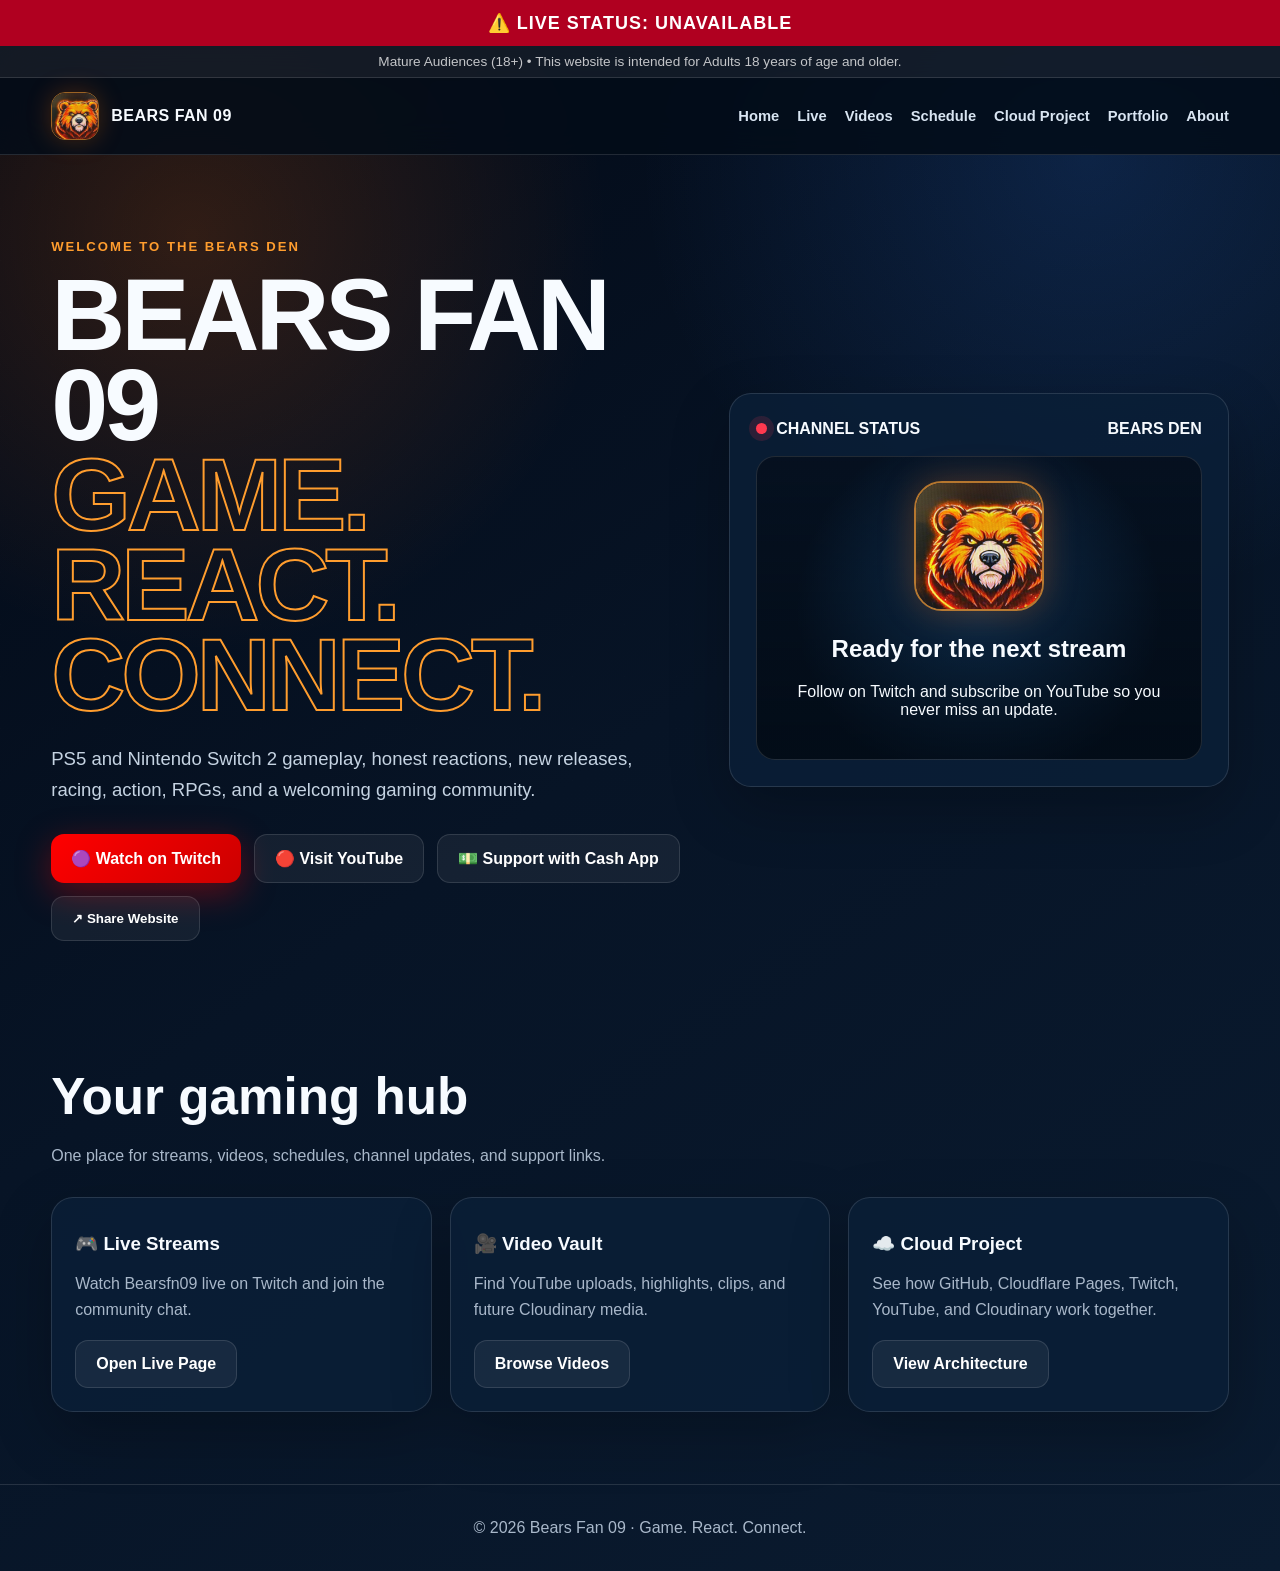
<file: index.html>
<!DOCTYPE html>
<html lang="en">

<head><!-- Google tag (gtag.js) -->
  <script async src="https://www.googletagmanager.com/gtag/js?id=G-92XPM9J1ZR"></script>
  <script>
    window.dataLayer = window.dataLayer || [];
    function gtag() { dataLayer.push(arguments); }
    gtag('js', new Date());

    gtag('config', 'G-92XPM9J1ZR');
  </script>
  <meta charset="UTF-8">
  <meta name="viewport" content="width=device-width, initial-scale=1.0">
  <meta name="description" content="Bears Fan 09 features live gaming streams, PS5 and Nintendo Switch 2 gameplay, gaming videos, schedules, and a friendly gaming community.">
  <meta property="og:title" content="Bears Fan 09 | Gaming, Streams & Community">
<meta property="og:description" content="Bears Fan 09 features live gaming streams, PlayStation 5 and Nintendo Switch 2 gameplay, gaming videos, schedules, and community content.">
<meta property="og:type" content="website">
<meta property="og:url" content="https://bearsfan09.com/">
<meta property="og:image" content="https://bearsfan09.com/assets/images/bearsfn09-logo.jpg">
<meta name="twitter:card" content="summary_large_image">
<meta name="twitter:title" content="Bears Fan 09 | Gaming, Streams & Community">
<meta name="twitter:description" content="Live gaming streams, PS5 & Nintendo Switch 2 gameplay, videos, schedules, and community content.">
<meta name="twitter:image" content="https://bearsfan09.com/assets/images/bearsfn09-logo.jpg">
  <meta name="theme-color" content="#071426">
  <link rel="icon" href="assets/images/favicon.png">
  <link rel="stylesheet" href="assets/css/styles.css">
  <script type="application/ld+json">
{
  "@context": "https://schema.org",
  "@type": "WebSite",
  "name": "Bears Fan 09",
  "url": "https://bearsfan09.com/",
  "description": "Gaming streams, PlayStation 5 and Nintendo Switch 2 gameplay, gaming videos, schedules, and community content.",
  "publisher": {
    "@type": "Organization",
    "name": "Bears Fan 09"
  }
}
</script>
  <title>Bears Fan 09 | Gaming, Streams & Community</title>
</head>

<body>
  <div class="ambient-grid" aria-hidden="true"></div>
  <div class="ember-field" aria-hidden="true"><span class="ember"></span><span class="ember"></span><span
      class="ember"></span><span class="ember"></span><span class="ember"></span><span class="ember"></span><span
      class="ember"></span></div>
      <div id="live-status-banner">
        <span id="live-status-text">🔴 LIVE STATUS: OFFLINE</span>
</div>
  <header>
    <div class="audience-notice">
    Mature Audiences (18+) • This website is intended for Adults 18 years of age and older.
</div>
    <div class="container nav"><a class="brand" href="index.html"><span class="logo"><img
            src="assets/images/bearsfn09-logo.jpg" alt="Bears Fan 09 logo"></span><span>BEARS FAN 09</span></a><button
        class="menu" onclick="toggleMenu()" aria-label="Open navigation">☰</button>
      <nav class="navlinks"><a href="index.html">Home</a><a href="live.html">Live</a><a href="videos.html">Videos</a><a
          href="schedule.html">Schedule</a><a href="cloud.html">Cloud Project</a><a
          href="portfolio.html">Portfolio</a><a href="about.html">About</a></nav>
    </div>
  </header>
  <main>
    <section class="hero">
      <div class="container hero-grid">
        <div>
          <div class="kicker">WELCOME TO THE BEARS DEN</div>
          <h1>BEARS FAN 09<span>GAME. REACT. CONNECT.</span></h1>
          <p class="lead">PS5 and Nintendo Switch 2 gameplay, honest reactions, new releases, racing, action, RPGs, and
            a welcoming gaming community.</p>
          <div class="buttons"><a class="btn primary" href="https://www.twitch.tv/bearsfn09" target="_blank"
              rel="noopener">🟣 Watch on Twitch</a><a class="btn" href="https://www.youtube.com/@Bearsfn09"
              target="_blank" rel="noopener">🔴 Visit YouTube</a><a class="btn cash" href="https://cash.app/$Bearsfn09"
              target="_blank" rel="noopener">💵 Support with Cash App</a><button class="btn" onclick="shareSite()">↗
              Share Website</button></div>
        </div>
        <div class="hero-card">
          <div class="livebar"><span class="live"><span class="dot"></span> CHANNEL STATUS</span><strong>BEARS
              DEN</strong></div>
          <div class="screen">
            <div><img class="hero-logo" src="assets/images/bearsfn09-logo.jpg" alt="Bears Fan 09 bear logo">
              <h2>Ready for the next stream</h2>
              <p>Follow on Twitch and subscribe on YouTube so you never miss an update.</p>
            </div>
          </div>
        </div>
      </div>
    </section>
    <section class="section">
      <div class="container">
        <h2 class="section-title">Your gaming hub</h2>
        <p class="section-sub">One place for streams, videos, schedules, channel updates, and support links.</p>
        <div class="grid">
          <div class="card">
            <h3>🎮 Live Streams</h3>
            <p>Watch Bearsfn09 live on Twitch and join the community chat.</p><a class="btn" href="live.html">Open Live
              Page</a>
          </div>
          <div class="card">
            <h3>🎥 Video Vault</h3>
            <p>Find YouTube uploads, highlights, clips, and future Cloudinary media.</p><a class="btn"
              href="videos.html">Browse Videos</a>
          </div>
          <div class="card">
            <h3>☁️ Cloud Project</h3>
            <p>See how GitHub, Cloudflare Pages, Twitch, YouTube, and Cloudinary work together.</p><a class="btn"
              href="cloud.html">View Architecture</a>
          </div>
        </div>
      </div>
    </section>
  </main>
  <footer>
    <div class="container">© <span id="year"></span> Bears Fan 09 · Game. React. Connect.</div>
  </footer>
  <script src="assets/js/main.js"></script>
</body>

</html>
<meta name="description"
  content="Welcome to Bears Fan 09! Watch live gaming streams, PS5 and Nintendo Switch 2 gameplay, gaming videos, schedules, and community updates.">
</file>
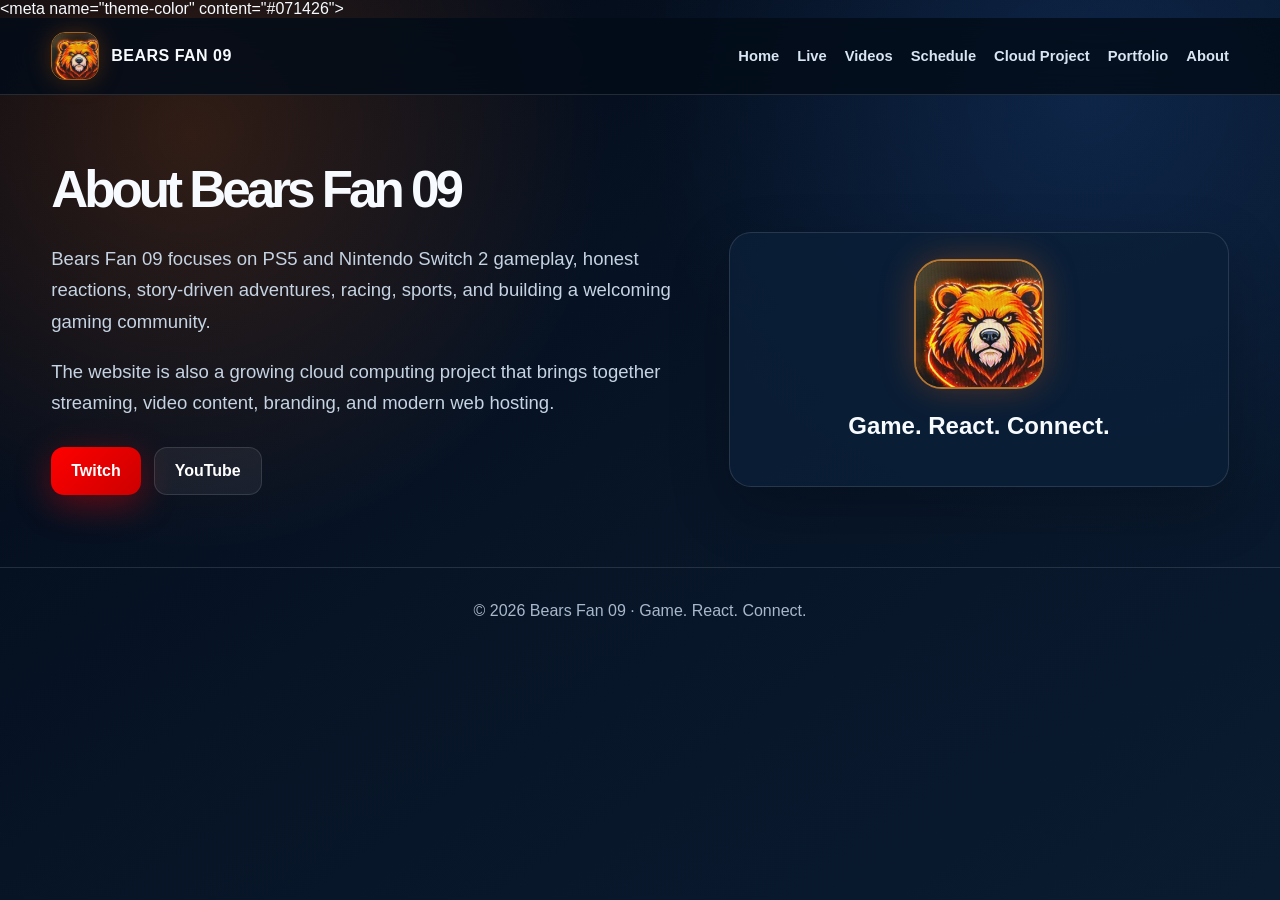
<file: about.html>
<!DOCTYPE html><html lang="en"><head><!-- Google tag (gtag.js) -->
<script async src="https://www.googletagmanager.com/gtag/js?id=G-92XPM9J1ZR"></script>
<script>
  window.dataLayer = window.dataLayer || [];
  function gtag(){dataLayer.push(arguments);}
  gtag('js', new Date());

  gtag('config', 'G-92XPM9J1ZR');
</script><meta charset="UTF-8"><meta name="viewport" content="width=device-width, initial-scale=1.0"><<meta name="description" content="Learn about Bears Fan 09, our passion for gaming, streaming, PlayStation 5, Nintendo Switch 2, PC gaming, and the community behind the channel.">meta name="theme-color" content="#071426"><link rel="icon" href="assets/images/favicon.png"><link rel="stylesheet" href="assets/css/styles.css"><title>About | Bears Fan 09</title></head><body><div class="ambient-grid" aria-hidden="true"></div><div class="ember-field" aria-hidden="true"><span class="ember"></span><span class="ember"></span><span class="ember"></span><span class="ember"></span><span class="ember"></span><span class="ember"></span><span class="ember"></span></div><header><div class="container nav"><a class="brand" href="index.html"><span class="logo"><img src="assets/images/bearsfn09-logo.jpg" alt="Bears Fan 09 logo"></span><span>BEARS FAN 09</span></a><button class="menu" onclick="toggleMenu()" aria-label="Open navigation">☰</button><nav class="navlinks"><a href="index.html">Home</a><a href="live.html">Live</a><a href="videos.html">Videos</a><a href="schedule.html">Schedule</a><a href="cloud.html">Cloud Project</a><a href="portfolio.html">Portfolio</a><a href="about.html">About</a></nav></div></header><main><section class="section"><div class="container"><h1 class="section-title">About Bears Fan 09</h1><div class="hero-grid"><div><p class="lead">Bears Fan 09 focuses on PS5 and Nintendo Switch 2 gameplay, honest reactions, story-driven adventures, racing, sports, and building a welcoming gaming community.</p><p class="lead">The website is also a growing cloud computing project that brings together streaming, video content, branding, and modern web hosting.</p><div class="buttons"><a class="btn primary" href="https://www.twitch.tv/bearsfn09" target="_blank">Twitch</a><a class="btn" href="https://www.youtube.com/@Bearsfn09" target="_blank">YouTube</a></div></div><div class="hero-card" style="text-align:center"><img class="hero-logo" src="assets/images/bearsfn09-logo.jpg" alt="Bears Fan 09 logo"><h2>Game. React. Connect.</h2></div></div></div></section></main><footer><div class="container">© <span id="year"></span> Bears Fan 09 · Game. React. Connect.</div></footer><script src="assets/js/main.js"></script></body></html>
</file>
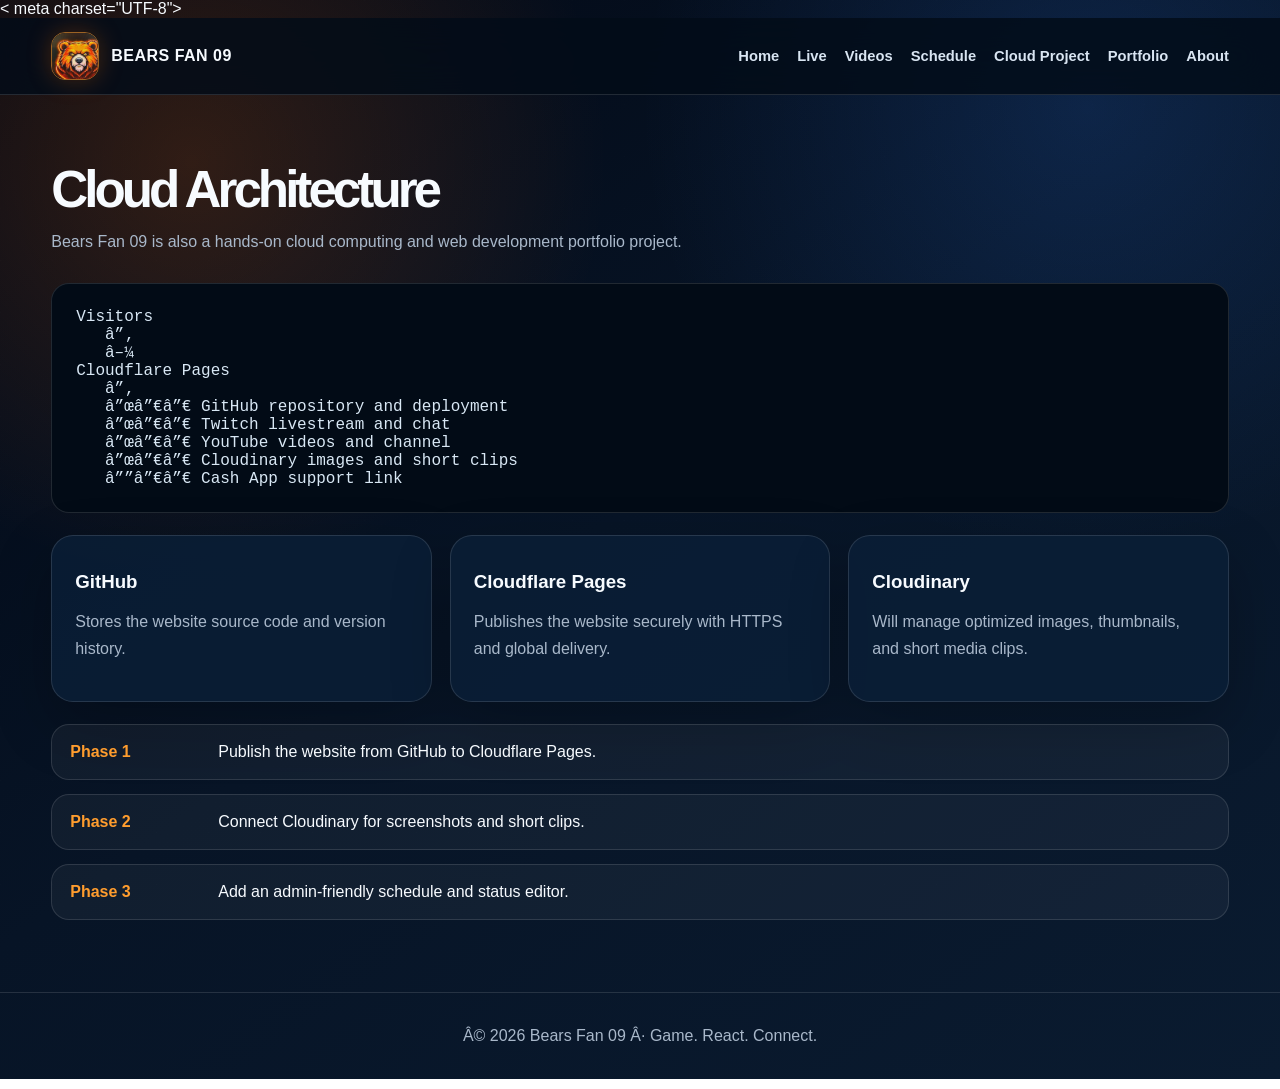
<file: cloud.html>
<!DOCTYPE html><html lang="en"><head><<!-- Google tag (gtag.js) -->
<script async src="https://www.googletagmanager.com/gtag/js?id=G-92XPM9J1ZR"></script>
<script>
  window.dataLayer = window.dataLayer || [];
  function gtag(){dataLayer.push(arguments);}
  gtag('js', new Date());

  gtag('config', 'G-92XPM9J1ZR');
</script>meta charset="UTF-8"><meta name="viewport" content="width=device-width, initial-scale=1.0"><meta name="description" content="Explore cloud computing with Bears Fan 09. Learn about AWS, cloud technology, virtualization, networking, and hands-on projects as we build our cloud skills."><meta name="theme-color" content="#071426"><link rel="icon" href="assets/images/favicon.png"><link rel="stylesheet" href="assets/css/styles.css"><title>Cloud Project | Bears Fan 09</title></head><body><div class="ambient-grid" aria-hidden="true"></div><div class="ember-field" aria-hidden="true"><span class="ember"></span><span class="ember"></span><span class="ember"></span><span class="ember"></span><span class="ember"></span><span class="ember"></span><span class="ember"></span></div><header><div class="container nav"><a class="brand" href="index.html"><span class="logo"><img src="assets/images/bearsfn09-logo.jpg" alt="Bears Fan 09 logo"></span><span>BEARS FAN 09</span></a><button class="menu" onclick="toggleMenu()" aria-label="Open navigation">☰</button><nav class="navlinks"><a href="index.html">Home</a><a href="live.html">Live</a><a href="videos.html">Videos</a><a href="schedule.html">Schedule</a><a href="cloud.html">Cloud Project</a><a href="portfolio.html">Portfolio</a><a href="about.html">About</a></nav></div></header><main><section class="section"><div class="container"><h1 class="section-title">Cloud Architecture</h1><p class="section-sub">Bears Fan 09 is also a hands-on cloud computing and web development portfolio project.</p><div class="architecture">Visitors
   │
   ▼
Cloudflare Pages
   │
   ├── GitHub repository and deployment
   ├── Twitch livestream and chat
   ├── YouTube videos and channel
   ├── Cloudinary images and short clips
   └── Cash App support link</div><div class="grid" style="margin-top:22px"><div class="card"><h3>GitHub</h3><p>Stores the website source code and version history.</p></div><div class="card"><h3>Cloudflare Pages</h3><p>Publishes the website securely with HTTPS and global delivery.</p></div><div class="card"><h3>Cloudinary</h3><p>Will manage optimized images, thumbnails, and short media clips.</p></div></div><div class="timeline" style="margin-top:22px"><div class="item"><strong>Phase 1</strong><span>Publish the website from GitHub to Cloudflare Pages.</span></div><div class="item"><strong>Phase 2</strong><span>Connect Cloudinary for screenshots and short clips.</span></div><div class="item"><strong>Phase 3</strong><span>Add an admin-friendly schedule and status editor.</span></div></div></div></section></main><footer><div class="container">© <span id="year"></span> Bears Fan 09 · Game. React. Connect.</div></footer><script src="assets/js/main.js"></script></body></html>
</file>
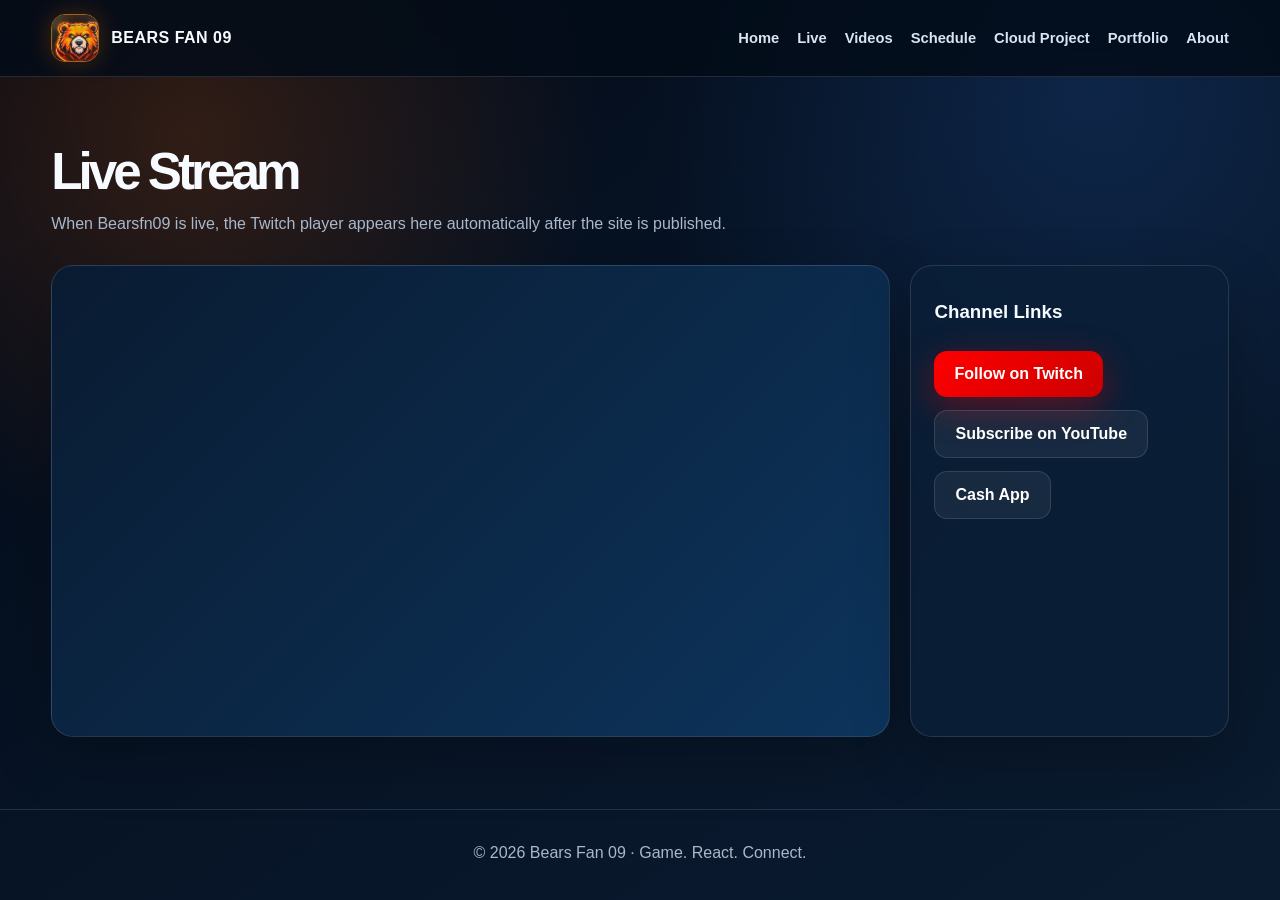
<file: live.html>
<!DOCTYPE html>
<html lang="en">

<head><!-- Google tag (gtag.js) -->
  <script async src="https://www.googletagmanager.com/gtag/js?id=G-92XPM9J1ZR"></script>
  <script>
    window.dataLayer = window.dataLayer || [];
    function gtag() { dataLayer.push(arguments); }
    gtag('js', new Date());

    gtag('config', 'G-92XPM9J1ZR');
  </script>
  <meta charset="UTF-8">
  <meta name="viewport" content="width=device-width, initial-scale=1.0">
  <meta name="description"
    content="Watch Bears Fan 09 live streams featuring PlayStation 5, Nintendo Switch 2, PC gaming, live gameplay, and interactive community streams.">
  <meta name="theme-color" content="#071426">
  <link rel="icon" href="assets/images/favicon.png">
  <link rel="stylesheet" href="assets/css/styles.css">
  <title>Live | Bears Fan 09</title>
</head>

<body>
  <div class="ambient-grid" aria-hidden="true"></div>
  <div class="ember-field" aria-hidden="true"><span class="ember"></span><span class="ember"></span><span
      class="ember"></span><span class="ember"></span><span class="ember"></span><span class="ember"></span><span
      class="ember"></span></div>
  <header>
    <div class="container nav"><a class="brand" href="index.html"><span class="logo"><img
            src="assets/images/bearsfn09-logo.jpg" alt="Bears Fan 09 logo"></span><span>BEARS FAN 09</span></a><button
        class="menu" onclick="toggleMenu()" aria-label="Open navigation">☰</button>
      <nav class="navlinks"><a href="index.html">Home</a><a href="live.html">Live</a><a href="videos.html">Videos</a><a
          href="schedule.html">Schedule</a><a href="cloud.html">Cloud Project</a><a
          href="portfolio.html">Portfolio</a><a href="about.html">About</a></nav>
    </div>
  </header>
  <main>
    <section class="section">
  <div class="container">
    <h1 class="section-title">Live Stream</h1>

    <p class="section-sub">
      When Bearsfn09 is live, the Twitch player appears here automatically after the site is published.
    </p>

    <div class="stream-layout">

      <!-- LEFT COLUMN -->
      <div>
        <div id="twitchPlayer" class="embed">
          <div>
            <div style="font-size:70px">📺</div>
            <h2>Bearsfn09 on Twitch</h2>
            <p>Publish the website to activate the embedded player.</p>

            <a class="btn primary"
              href="https://www.twitch.tv/bearsfn09"
              target="_blank">
              Open Twitch
            </a>
          </div>
        </div>
      </div>

      <!-- RIGHT COLUMN -->
      <div class="card">
        <h3>Channel Links</h3>

        <div class="buttons">
          <a class="btn primary"
            href="https://www.twitch.tv/bearsfn09"
            target="_blank">
            Follow on Twitch
          </a>

          <a class="btn"
            href="https://www.youtube.com/@Bearsfn09"
            target="_blank">
            Subscribe on YouTube
          </a>

          <a class="btn cash"
            href="https://cash.app/$Bearsfn09"
            target="_blank">
            Cash App
          </a>
        </div>
      </div>

    </div>
  </div>
</section>
  </main>
  <footer>
    <div class="container">© <span id="year"></span> Bears Fan 09 · Game. React. Connect.</div>
  </footer>
  <script src="assets/js/main.js"></script>
</body>

</html>
</file>
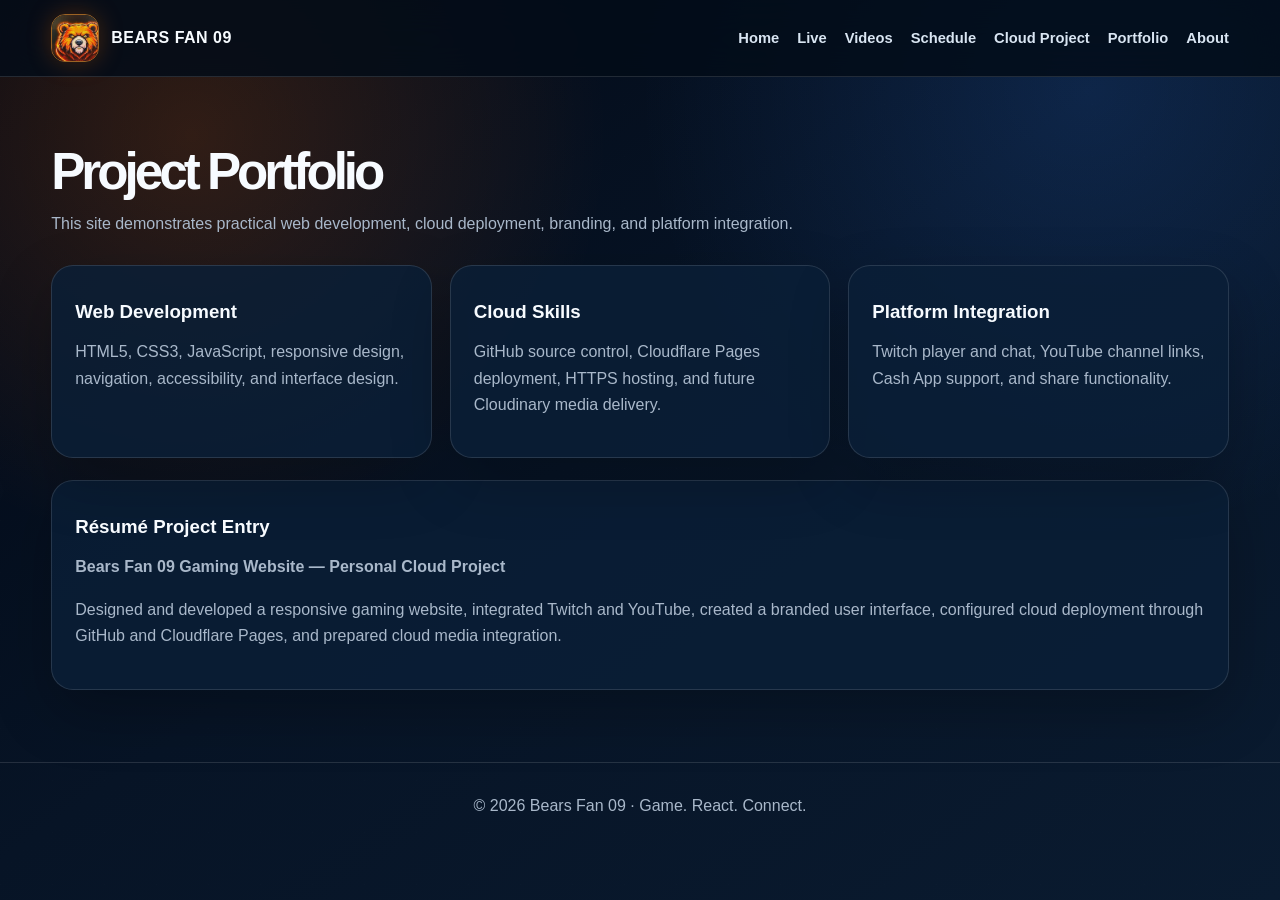
<file: portfolio.html>
<!DOCTYPE html><html lang="en"><head><!-- Google tag (gtag.js) -->
<script async src="https://www.googletagmanager.com/gtag/js?id=G-92XPM9J1ZR"></script>
<script>
  window.dataLayer = window.dataLayer || [];
  function gtag(){dataLayer.push(arguments);}
  gtag('js', new Date());

  gtag('config', 'G-92XPM9J1ZR');
</script><meta charset="UTF-8"><meta name="viewport" content="width=device-width, initial-scale=1.0"><meta name="description" content="Explore the Bears Fan 09 portfolio featuring web development projects, cloud computing labs, programming work, technical skills, and ongoing learning projects."><meta name="theme-color" content="#071426"><link rel="icon" href="assets/images/favicon.png"><link rel="stylesheet" href="assets/css/styles.css"><title>Portfolio | Bears Fan 09</title></head><body><div class="ambient-grid" aria-hidden="true"></div><div class="ember-field" aria-hidden="true"><span class="ember"></span><span class="ember"></span><span class="ember"></span><span class="ember"></span><span class="ember"></span><span class="ember"></span><span class="ember"></span></div><header><div class="container nav"><a class="brand" href="index.html"><span class="logo"><img src="assets/images/bearsfn09-logo.jpg" alt="Bears Fan 09 logo"></span><span>BEARS FAN 09</span></a><button class="menu" onclick="toggleMenu()" aria-label="Open navigation">☰</button><nav class="navlinks"><a href="index.html">Home</a><a href="live.html">Live</a><a href="videos.html">Videos</a><a href="schedule.html">Schedule</a><a href="cloud.html">Cloud Project</a><a href="portfolio.html">Portfolio</a><a href="about.html">About</a></nav></div></header><main><section class="section"><div class="container"><h1 class="section-title">Project Portfolio</h1><p class="section-sub">This site demonstrates practical web development, cloud deployment, branding, and platform integration.</p><div class="grid"><div class="card"><h3>Web Development</h3><p>HTML5, CSS3, JavaScript, responsive design, navigation, accessibility, and interface design.</p></div><div class="card"><h3>Cloud Skills</h3><p>GitHub source control, Cloudflare Pages deployment, HTTPS hosting, and future Cloudinary media delivery.</p></div><div class="card"><h3>Platform Integration</h3><p>Twitch player and chat, YouTube channel links, Cash App support, and share functionality.</p></div></div><div class="card" style="margin-top:22px"><h3>Résumé Project Entry</h3><p><strong>Bears Fan 09 Gaming Website — Personal Cloud Project</strong></p><p>Designed and developed a responsive gaming website, integrated Twitch and YouTube, created a branded user interface, configured cloud deployment through GitHub and Cloudflare Pages, and prepared cloud media integration.</p></div></div></section></main><footer><div class="container">© <span id="year"></span> Bears Fan 09 · Game. React. Connect.</div></footer><script src="assets/js/main.js"></script></body></html>
</file>
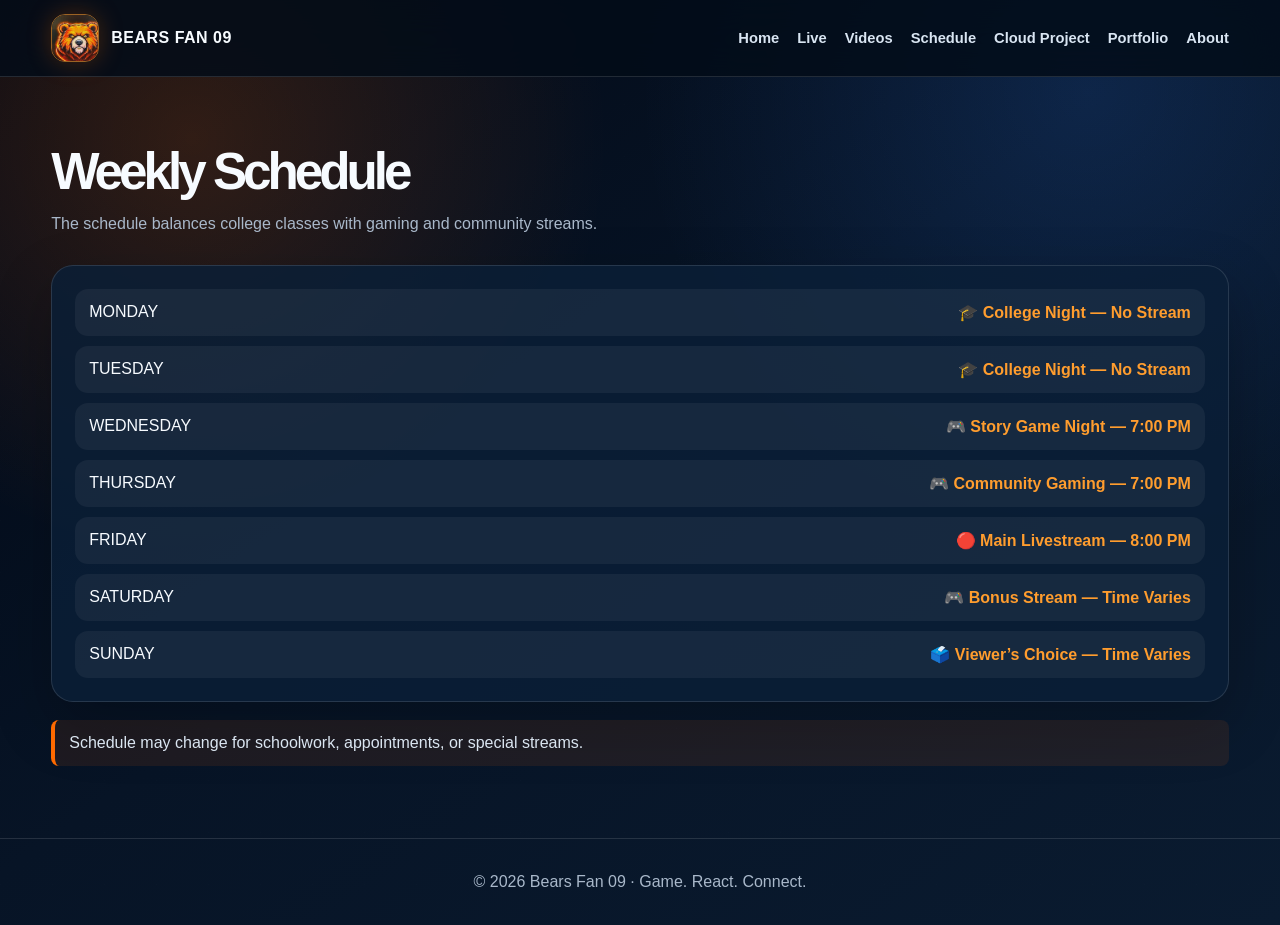
<file: schedule.html>
<!DOCTYPE html><html lang="en"><head><!-- Google tag (gtag.js) -->
<script async src="https://www.googletagmanager.com/gtag/js?id=G-92XPM9J1ZR"></script>
<script>
  window.dataLayer = window.dataLayer || [];
  function gtag(){dataLayer.push(arguments);}
  gtag('js', new Date());

  gtag('config', 'G-92XPM9J1ZR');
</script><meta charset="UTF-8"><meta name="viewport" content="width=device-width, initial-scale=1.0"><meta name="description" content="View the Bears Fan 09 streaming schedule to see upcoming live streams, gaming events, PlayStation 5, Nintendo Switch 2, PC gaming sessions, and community events."><meta name="theme-color" content="#071426"><link rel="icon" href="assets/images/favicon.png"><link rel="stylesheet" href="assets/css/styles.css"><title>Schedule | Bears Fan 09</title></head><body><div class="ambient-grid" aria-hidden="true"></div><div class="ember-field" aria-hidden="true"><span class="ember"></span><span class="ember"></span><span class="ember"></span><span class="ember"></span><span class="ember"></span><span class="ember"></span><span class="ember"></span></div><header><div class="container nav"><a class="brand" href="index.html"><span class="logo"><img src="assets/images/bearsfn09-logo.jpg" alt="Bears Fan 09 logo"></span><span>BEARS FAN 09</span></a><button class="menu" onclick="toggleMenu()" aria-label="Open navigation">☰</button><nav class="navlinks"><a href="index.html">Home</a><a href="live.html">Live</a><a href="videos.html">Videos</a><a href="schedule.html">Schedule</a><a href="cloud.html">Cloud Project</a><a href="portfolio.html">Portfolio</a><a href="about.html">About</a></nav></div></header><main><section class="section"><div class="container"><h1 class="section-title">Weekly Schedule</h1><p class="section-sub">The schedule balances college classes with gaming and community streams.</p><div class="card"><div class="schedule"><div class="day"><span>MONDAY</span><span>🎓 College Night — No Stream</span></div><div class="day"><span>TUESDAY</span><span>🎓 College Night — No Stream</span></div><div class="day"><span>WEDNESDAY</span><span>🎮 Story Game Night — 7:00 PM</span></div><div class="day"><span>THURSDAY</span><span>🎮 Community Gaming — 7:00 PM</span></div><div class="day"><span>FRIDAY</span><span>🔴 Main Livestream — 8:00 PM</span></div><div class="day"><span>SATURDAY</span><span>🎮 Bonus Stream — Time Varies</span></div><div class="day"><span>SUNDAY</span><span>🗳️ Viewer’s Choice — Time Varies</span></div></div></div><div class="notice" style="margin-top:18px">Schedule may change for schoolwork, appointments, or special streams.</div></div></section></main><footer><div class="container">© <span id="year"></span> Bears Fan 09 · Game. React. Connect.</div></footer><script src="assets/js/main.js"></script></body></html>
</file>
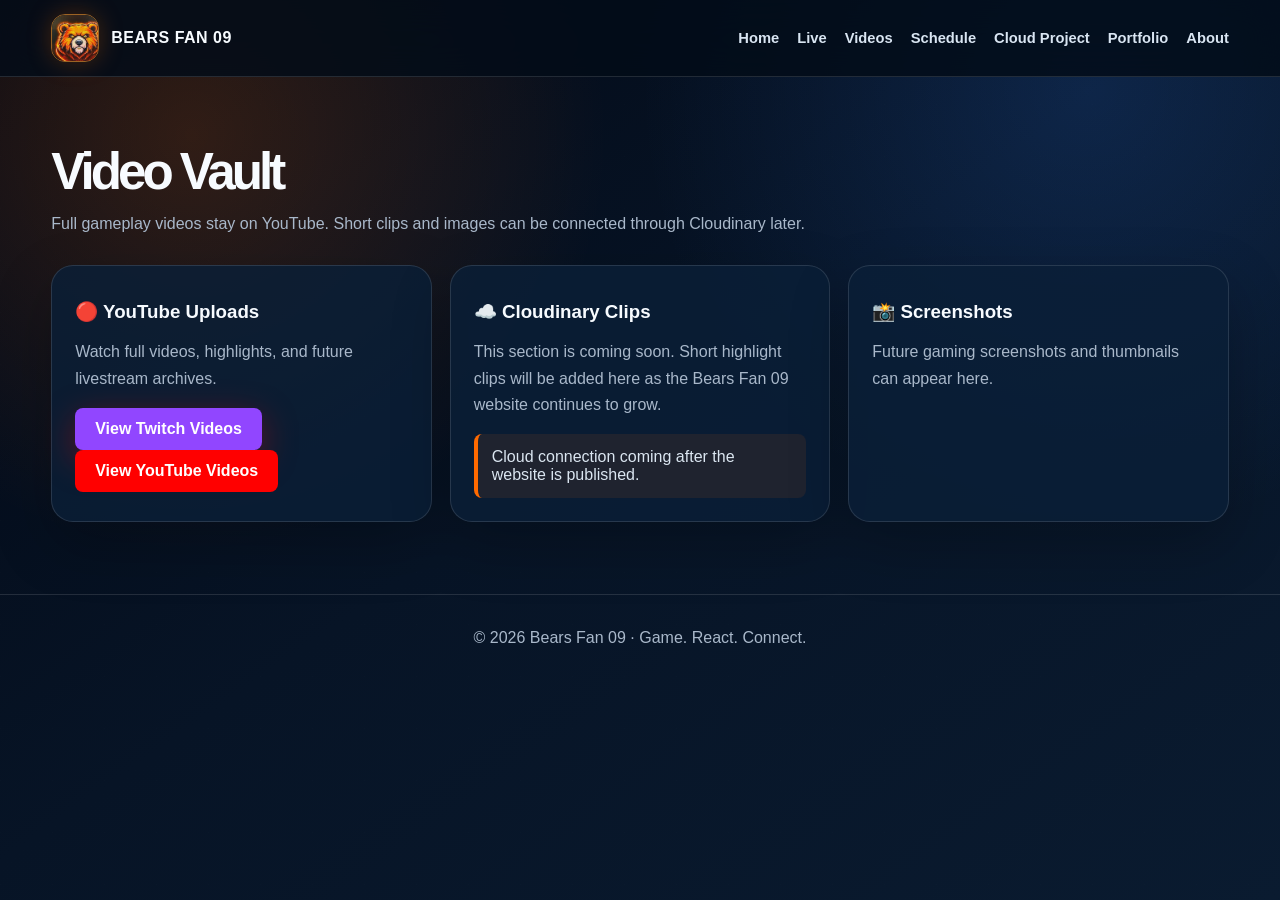
<file: videos.html>
<!DOCTYPE html>
<html lang="en">

<head><!-- Google tag (gtag.js) -->
  <script async src="https://www.googletagmanager.com/gtag/js?id=G-92XPM9J1ZR"></script>
  <script>
    window.dataLayer = window.dataLayer || [];
    function gtag() { dataLayer.push(arguments); }
    gtag('js', new Date());

    gtag('config', 'G-92XPM9J1ZR');
  </script>
  <meta charset="UTF-8">
  <meta name="viewport" content="width=device-width, initial-scale=1.0">
  <meta name="description"
    content="Watch gaming videos from Bears Fan 09 featuring PlayStation 5, Nintendo Switch 2, PC gaming, gameplay highlights, walkthroughs, and livestream replays.">
  <meta name="theme-color" content="#071426">
  <link rel="icon" href="assets/images/favicon.png">
  <link rel="stylesheet" href="assets/css/styles.css?v=2">
  <title>Videos | Bears Fan 09</title>
</head>

<body>
  <div class="ambient-grid" aria-hidden="true"></div>
  <div class="ember-field" aria-hidden="true"><span class="ember"></span><span class="ember"></span><span
      class="ember"></span><span class="ember"></span><span class="ember"></span><span class="ember"></span><span
      class="ember"></span></div>
  <header>
    <div class="container nav"><a class="brand" href="index.html"><span class="logo"><img
            src="assets/images/bearsfn09-logo.jpg" alt="Bears Fan 09 logo"></span><span>BEARS FAN 09</span></a><button
        class="menu" onclick="toggleMenu()" aria-label="Open navigation">☰</button>
      <nav class="navlinks"><a href="index.html">Home</a><a href="live.html">Live</a><a href="videos.html">Videos</a><a
          href="schedule.html">Schedule</a><a href="cloud.html">Cloud Project</a><a
          href="portfolio.html">Portfolio</a><a href="about.html">About</a></nav>
    </div>
  </header>
  <main>
    <section class="section">
      <div class="container">
        <h1 class="section-title">Video Vault</h1>
        <p class="section-sub">Full gameplay videos stay on YouTube. Short clips and images can be connected through
          Cloudinary later.</p>
        <div class="grid">
          <div class="card">
            <h3>🔴 YouTube Uploads</h3>
            <p>Watch full videos, highlights, and future livestream archives.</p><a class="btn primary"
            <a href="https://www.twitch.tv/bearsfn09/videos" target="_blank" style="display:inline-block;padding:12px 20px;border-radius:8px;color:white;text-decoration:none;font-weight:bold;background:#9146FF;">View Twitch Videos</a>
            <a href="https://www.youtube.com/@Bearsfn09/videos" target="_blank" style="display:inline-block;padding:12px 20px;border-radius:8px;color:white;text-decoration:none;font-weight:bold;background:#FF0000;">View YouTube Videos</a>
          </div>
          <div class="card">
            <h3>☁️ Cloudinary Clips</h3>
           <p>This section is coming soon. Short highlight clips will be added here as the Bears Fan 09 website continues to grow.</p>
            <div class="notice">Cloud connection coming after the website is published.</div>
          </div>
          <div class="card">
            <h3>📸 Screenshots</h3>
            <p>Future gaming screenshots and thumbnails can appear here.</p>
          </div>
        </div>
      </div>
    </section>
  </main>
  <footer>
    <div class="container">© <span id="year"></span> Bears Fan 09 · Game. React. Connect.</div>
  </footer>
  <script src="assets/js/main.js"></script>
</body>

</html>
</file>
<file: assets/css/styles.css>
:root {
    --navy: #061426;
    --navy2: #0b2746;
    --orange: #ff6a00;
    --orange2: #ff9d2e;
    --white: #f7fbff;
    --muted: #a9b8ca;
    --card: rgba(10, 31, 55, .82);
    --line: rgba(255, 255, 255, .12)
}

* {
    box-sizing: border-box
}

html {
    scroll-behavior: smooth
}

body {
    margin: 0;
    color: var(--white);
    font-family: Inter, Segoe UI, Arial, sans-serif;
    min-height: 100vh;
    overflow-x: hidden;
    background: radial-gradient(circle at 15% 15%, rgba(255, 106, 0, .18), transparent 26rem), radial-gradient(circle at 85% 10%, rgba(50, 130, 255, .16), transparent 28rem), linear-gradient(145deg, #020814 0%, #071426 48%, #0a1b30 100%)
}

a {
    color: inherit
}

.container {
    width: min(1180px, 92%);
    margin: auto
}

header {
    position: sticky;
    top: 0;
    z-index: 30;
    backdrop-filter: blur(18px);
    background: rgba(3, 12, 24, .84);
    border-bottom: 1px solid var(--line)
}
.audience-notice {
    background: rgba(255, 255, 255, 0.06);
    border-bottom: 1px solid var(--line);
    color: rgba(255, 255, 255, 0.75);
    text-align: center;
    font-size: 0.85rem;
    padding: 8px 16px;
}


.nav {
    min-height: 76px;
    display: flex;
    align-items: center;
    justify-content: space-between;
    gap: 20px
}

.brand {
    display: flex;
    align-items: center;
    gap: 12px;
    text-decoration: none;
    font-weight: 900;
    letter-spacing: .5px
}

.logo {
    width: 48px;
    height: 48px;
    border-radius: 14px;
    overflow: hidden;
    border: 1px solid rgba(255, 157, 46, .6);
    box-shadow: 0 0 24px rgba(255, 106, 0, .25)
}

.logo img {
    width: 100%;
    height: 100%;
    object-fit: cover
}

.navlinks {
    display: flex;
    gap: 18px;
    align-items: center;
    flex-wrap: wrap
}

.navlinks a {
    text-decoration: none;
    color: #d9e5f2;
    font-weight: 800;
    font-size: .92rem
}

.navlinks a:hover {
    color: var(--orange2)
}

.menu {
    display: none;
    background: none;
    border: 0;
    color: white;
    font-size: 28px
}

.hero {
    padding: 84px 0 54px
}

.hero-grid {
    display: grid;
    grid-template-columns: 1.12fr .88fr;
    gap: 42px;
    align-items: center
}

.kicker {
    color: var(--orange2);
    font-weight: 900;
    letter-spacing: 2px;
    font-size: .82rem
}

h1 {
    font-size: clamp(3.1rem, 8vw, 6.7rem);
    line-height: .88;
    margin: 16px 0 22px;
    letter-spacing: -4px
}

h1 span {
    display: block;
    color: transparent;
    -webkit-text-stroke: 2px var(--orange2)
}

.lead {
    font-size: 1.16rem;
    color: #c5d3e2;
    line-height: 1.7;
    max-width: 700px
}

.buttons {
    display: flex;
    gap: 13px;
    flex-wrap: wrap;
    margin-top: 28px
}

.btn {
    display: inline-flex;
    align-items: center;
    justify-content: center;
    gap: 9px;
    padding: 14px 20px;
    border-radius: 13px;
    border: 1px solid var(--line);
    text-decoration: none;
    font-weight: 900;
    cursor: pointer;
    color: white;
    background: rgba(255, 255, 255, .06);
    transition: .22s
}

.btn.primary {
    background: linear-gradient(135deg, #FF0000, #CC0000);
    color: white;
    border: 0;
    box-shadow: 0 10px 35px rgba(255, 0, 0, .35);
}
.btn.secondary {
    background: linear-gradient(135deg, #9146FF, #772CE8);
    color: white;
    border: 0;
    box-shadow: 0 10px 35px rgba(145, 70, 255, .35);
}



.btn:hover {
    transform: translateY(-2px);
    filter: brightness(1.08);
}


.hero-card,
.card,
.embed {
    background: var(--card);
    border: 1px solid var(--line);
    border-radius: 22px;
    box-shadow: 0 22px 60px rgba(0, 0, 0, .24)
}

.hero-card {
    padding: 26px;
    position: relative;
    overflow: hidden
}

.hero-logo {
    width: 130px;
    height: 130px;
    border-radius: 28px;
    object-fit: cover;
    border: 2px solid rgba(255, 157, 46, .7);
    box-shadow: 0 0 35px rgba(255, 106, 0, .28);
    animation: logoFloat 4.5s ease-in-out infinite
}

.livebar {
    display: flex;
    justify-content: space-between;
    align-items: center;
    margin-bottom: 18px
}

.live {
    display: inline-flex;
    align-items: center;
    gap: 9px;
    font-weight: 900
}

.dot {
    width: 11px;
    height: 11px;
    background: #ff394f;
    border-radius: 50%;
    box-shadow: 0 0 0 7px rgba(255, 57, 79, .14);
    animation: pulse 1.6s infinite
}

.screen {
    aspect-ratio: 16/9;
    border-radius: 19px;
    border: 1px solid rgba(255, 255, 255, .12);
    display: grid;
    place-items: center;
    text-align: center;
    padding: 24px;
    background: linear-gradient(rgba(1, 9, 18, .32), rgba(1, 9, 18, .72)), radial-gradient(circle at center, #184d80 0, #071426 68%)
}

.section {
    padding: 72px 0
}

.section-title {
    font-size: clamp(2rem, 4vw, 3.3rem);
    margin: 0 0 12px
}

.section-sub {
    color: var(--muted);
    max-width: 760px;
    line-height: 1.7;
    margin-bottom: 28px
}

.grid {
    display: grid;
    grid-template-columns: repeat(3, 1fr);
    gap: 18px
}

.card {
    padding: 23px
}

.card h3 {
    margin: 12px 0 9px
}

.card p {
    color: var(--muted);
    line-height: 1.65
}

.stream-layout {
    display: grid;
    grid-template-columns: 1.45fr .55fr;
    gap: 20px
}

.embed {
    aspect-ratio: 16/9;
    overflow: hidden;
    padding: 0;
    background: linear-gradient(135deg, #091b31, #0d345c);
}

.embed iframe {
    width: 100%;
    height: 100%;
    border: 0;
    display: block;
}

.schedule {
    display: grid;
    gap: 10px
}

.day {
    display: flex;
    justify-content: space-between;
    gap: 15px;
    padding: 14px;
    border-radius: 13px;
    background: rgba(255, 255, 255, .05)
}

.day span:last-child {
    color: var(--orange2);
    font-weight: 800
}

.notice {
    padding: 14px;
    border-left: 4px solid var(--orange);
    background: rgba(255, 106, 0, .09);
    border-radius: 8px;
    color: #dbe6f1
}

.timeline {
    display: grid;
    gap: 14px
}

.timeline .item {
    display: grid;
    grid-template-columns: 130px 1fr;
    gap: 18px;
    padding: 18px;
    border-radius: 18px;
    background: rgba(255, 255, 255, .045);
    border: 1px solid var(--line)
}

.timeline strong {
    color: var(--orange2)
}

.architecture {
    font-family: Consolas, monospace;
    white-space: pre-wrap;
    background: #020b16;
    border: 1px solid var(--line);
    padding: 24px;
    border-radius: 18px;
    color: #d9e8f5;
    overflow: auto
}

footer {
    padding: 34px 0;
    border-top: 1px solid var(--line);
    color: var(--muted);
    text-align: center
}

.ambient-grid {
    position: fixed;
    inset: 0;
    pointer-events: none;
    z-index: -3;
    opacity: .2;
    background-image: linear-gradient(rgba(255, 255, 255, .035) 1px, transparent 1px), linear-gradient(90deg, rgba(255, 255, 255, .035) 1px, transparent 1px);
    background-size: 52px 52px;
    animation: gridDrift 24s linear infinite
}

.ember-field {
    position: fixed;
    inset: 0;
    overflow: hidden;
    pointer-events: none;
    z-index: -2
}

.ember {
    position: absolute;
    bottom: -40px;
    width: 5px;
    height: 5px;
    border-radius: 50%;
    background: #ff7a00;
    box-shadow: 0 0 10px #ff7a00, 0 0 20px rgba(255, 122, 0, .55);
    opacity: .72;
    animation: emberRise linear infinite
}

.ember:nth-child(1) {
    left: 5%;
    animation-duration: 14s;
    animation-delay: -2s
}

.ember:nth-child(2) {
    left: 18%;
    animation-duration: 19s;
    animation-delay: -9s
}

.ember:nth-child(3) {
    left: 34%;
    animation-duration: 16s;
    animation-delay: -5s
}

.ember:nth-child(4) {
    left: 50%;
    animation-duration: 21s;
    animation-delay: -12s
}

.ember:nth-child(5) {
    left: 66%;
    animation-duration: 17s;
    animation-delay: -8s
}

.ember:nth-child(6) {
    left: 82%;
    animation-duration: 23s;
    animation-delay: -15s
}

.ember:nth-child(7) {
    left: 94%;
    animation-duration: 15s;
    animation-delay: -4s
}

@keyframes pulse {
    50% {
        box-shadow: 0 0 0 13px rgba(255, 57, 79, 0)
    }
}

@keyframes gridDrift {
    to {
        background-position: 52px 52px, 52px 52px
    }
}

@keyframes emberRise {
    0% {
        transform: translateY(0);
        opacity: 0
    }

    12% {
        opacity: .75
    }

    100% {
        transform: translateY(-115vh) translateX(55px);
        opacity: 0
    }
}

@keyframes logoFloat {
    50% {
        transform: translateY(-8px)
    }
}

@media(max-width:860px) {

    .hero-grid,
    .stream-layout {
        grid-template-columns: 1fr
    }

    .grid {
        grid-template-columns: 1fr 1fr
    }

    .navlinks {
        display: none;
        position: absolute;
        top: 76px;
        left: 0;
        right: 0;
        background: #061426;
        padding: 20px;
        flex-direction: column
    }

    .navlinks.open {
        display: flex
    }

    .menu {
        display: block
    }
}

@media(max-width:560px) {
    .grid {
        grid-template-columns: 1fr
    }

    h1 {
        letter-spacing: -2px
    }

    .timeline .item {
        grid-template-columns: 1fr
    }
}

@media(prefers-reduced-motion:reduce) {
    * {
        animation: none !important;
        scroll-behavior: auto !important
    }
}

#live-status-banner {
    background: #b00020;
    color: white;
    text-align: center;
    font-weight: bold;
    padding: 12px;
    font-size: 18px;
    letter-spacing: 1px;
}
</file>
